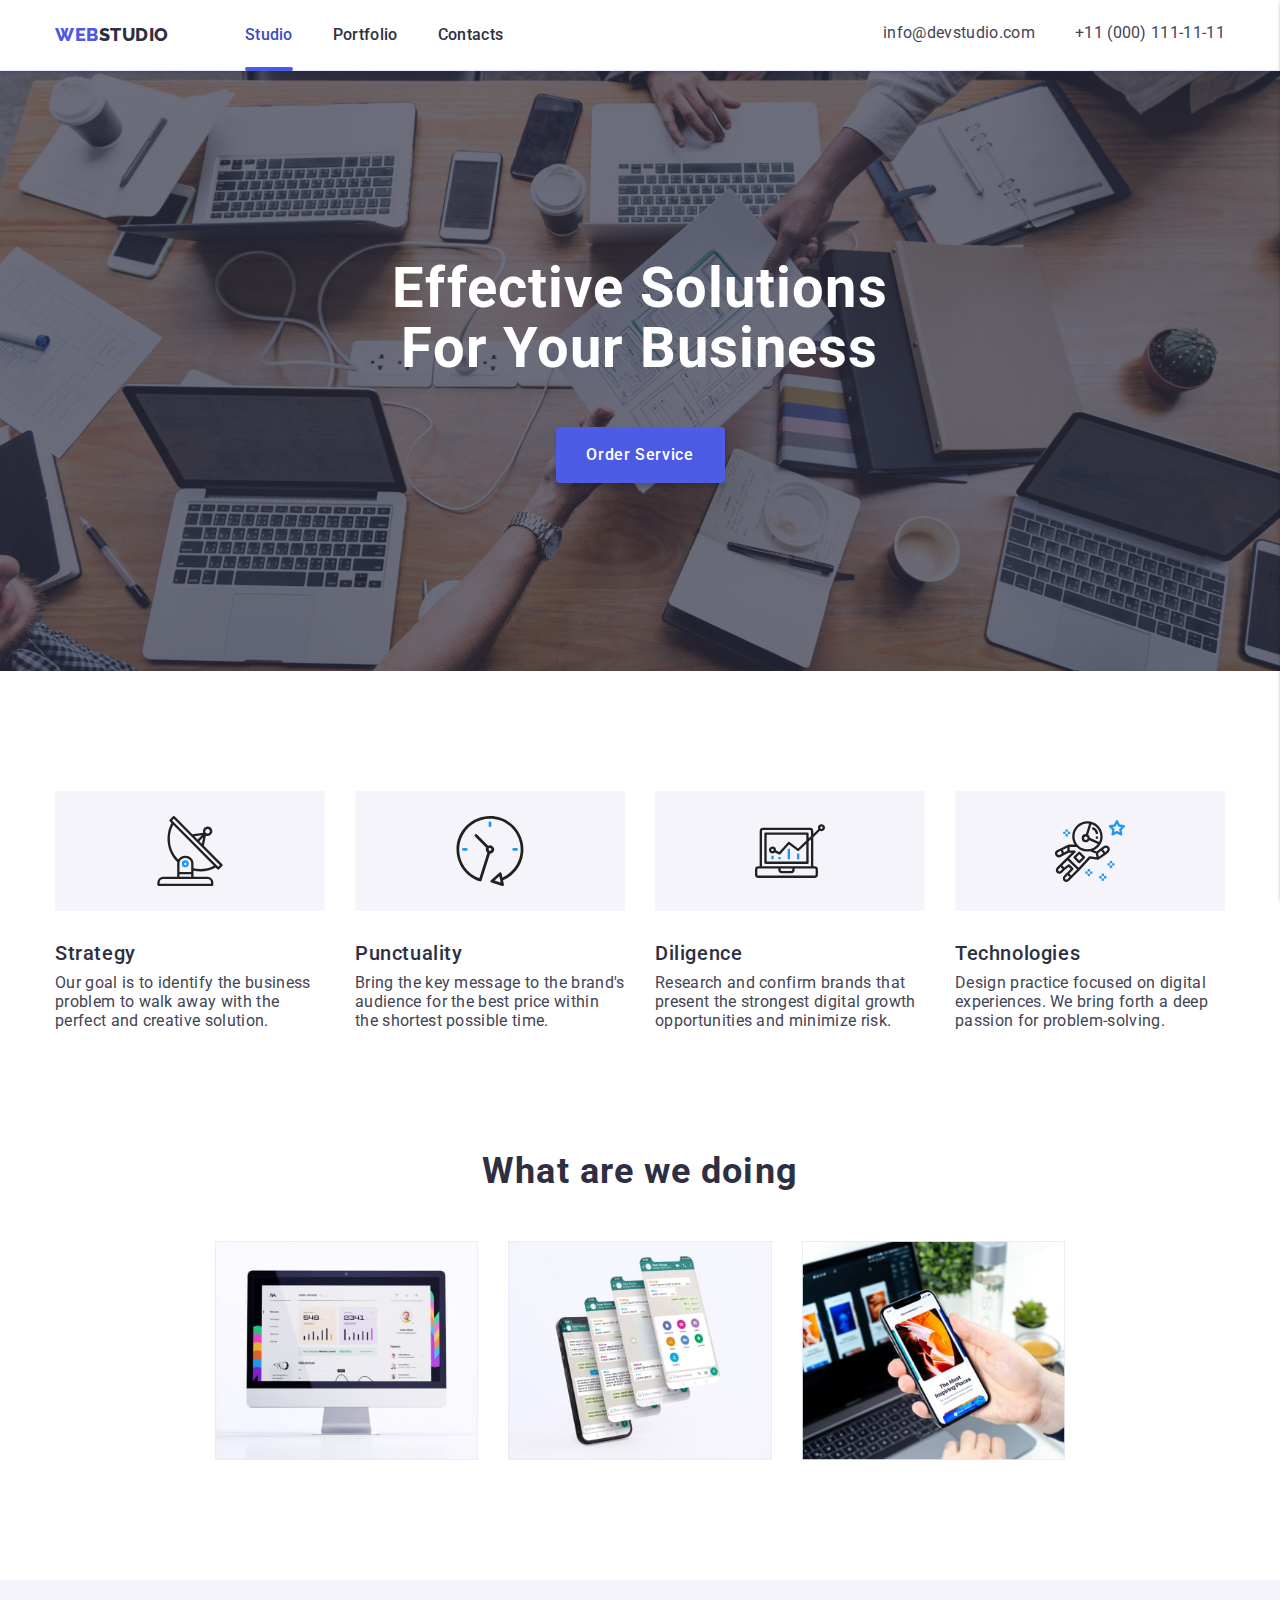
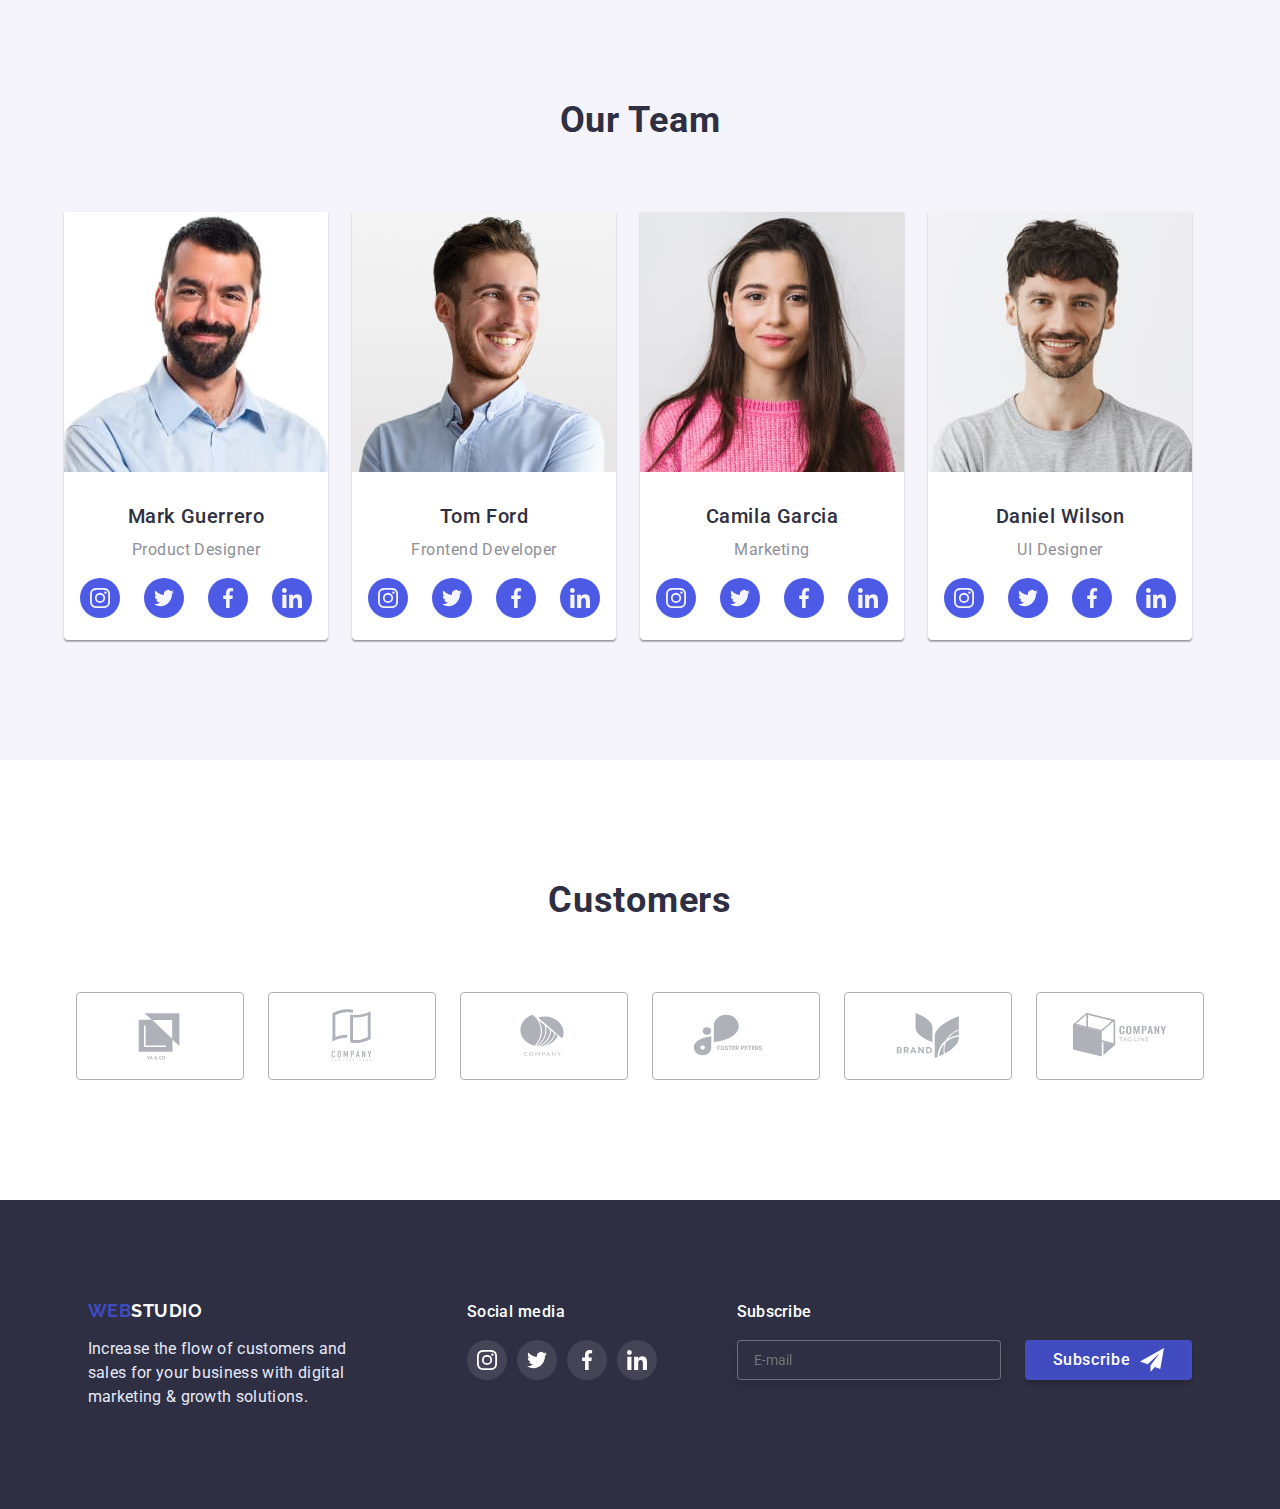
<file: index.html>
<!DOCTYPE html>
<html lang="uk">
  <head>
    <meta charset="UTF-8" />
    <meta http-equiv="X-UA-Compatible" content="IE=edge" />
    <meta name="viewport" content="width=device-width, initial-scale=1.0" />
    <link rel="preconnect" href="https://fonts.googleapis.com" />
    <link rel="preconnect" href="https://fonts.gstatic.com" crossorigin />
    <link href="https://fonts.googleapis.com/css2?family=Raleway:wght@800&family=Roboto:wght@400;500;700;900&display=swap"
    rel="stylesheet">

    <link
      rel="stylesheet"
      href="https://cdnjs.cloudflare.com/ajax/libs/modern-normalize/1.1.0/modern-normalize.min.css"
    />
    <link rel="stylesheet" href="./css/main.min.css">
    <title>Студія</title>
  </head>

  <body>
    <!--header-->
    <header class="header">
      <div class="header-content">
        <nav class="site-nav">
          <div class="site-nav__logo">
            <a href="./index.html" class="site-nav__logo-type-1"><span class="site-nav__logo-type-2">Web</span>Studio</a>
          </div>
          <ul class="site-nav__list">
            <li class="site-nav__item">
              <a href="./index.html" class="site-nav__link current">Studio</a>
            </li>
            <li class="site-nav__item">
              <a href="./portfolio.html" class="site-nav__link">Portfolio</a>
            </li>
            <li class="site-nav__item">
              <a href="#" class="site-nav__link">Contacts</a>
            </li>
          </ul>
        </nav>
        <ul class="site-contacts">
          <li class="site-contacts__item">
            <a href="mailto:info@devstudio.com" class="site-contacts__link">
              <!-- <svg class="icon" width="16px" height="12px">
                <use href="./images/icons.svg/symbol-defs.svg#icon-mail"></use>
              </svg> -->
              info@devstudio.com</a>
          </li>
          <li class="site-contacts__item">
            <a href="+11 (000) 111-11-11" class="site-contacts__link">
              <!-- <svg class="icon" width="10px" height="16px">
                <use href="./images/icons.svg/symbol-defs.svg#icon-smartphone"></use>
              </svg> -->
              +11 (000) 111-11-11</a>
          </li>
        </ul>
      </div>

      <button type="button" class="site-nav__main-container__button" aria-expanded="false" aria-controls="site-nav__main-container__button" data-menu-open >
                <svg class="open-menu-btn" width="32px" height="22px" aria-label="перемикач кнопки меню">
                  <use class="icon-cross" href="./images/icons.svg/symbol-defs.svg#icon-close"></use>
                  <use class="icon-menu" href="./images/icons.svg/symbol-defs.svg#icon-menu-container"></use>
                </svg>
              </button>
          <div class="site-nav__main-container" data-menu>

            <button type="button" class="site-nav__main-container__button" data-menu-close >
                <svg class="close-menu-btn" width="8px" height="8px">
                    <use class="mobile-menu-btn__icon" href="./images/icons.svg/symbol-defs.svg#icon-close"></use>
                </svg>
            </button>

            <div class="mobile-header-container">
              <div class="mobile-nav">
          <ul class="mobile-nav__list">
            <li class="mobile-nav__item">
              <a href="./index.html" class="mobile-nav__link current">Studio</a>
            </li>
            <li class="mobile-nav__item">
              <a href="./portfolio.html" class="mobile-nav__link">Portfolio</a>
            </li>
            <li class="mobile-nav__item">
              <a href="./contacts.html" class="mobile-nav__link">Contacts</a>
            </li>
          </ul>
        </div>
          <ul class="mobile-contacts">
            <li class="mobile-contacts__item">
            <a href="+11 (000) 111-11-11" class="mobile-contacts__link current">
              +11 (000) 111-11-11</a
            >
          </li>
          <li class="mobile-contacts__item">
            <a href="mailto:info@devstudio.com" class="mobile-contacts__link">
              info@devstudio.com</a
            >
          </li>
        </ul>
        <ul class="mobile-links__list">
          <li class="mobile-links__item">
            <a class="mobile-links__link" href="#">
              <svg width="24px" height="24px">
                <use href="./images/icons.svg/symbol-defs.svg#icon-instagram"></use>
              </svg>
            </a>
          </li>
          <li class="mobile-links__item">
            <a class="mobile-links__link" href="#">
              <svg width="24px" height="24px">
                <use href="./images/icons.svg/symbol-defs.svg#icon-twitter"></use>
              </svg>
            </a>
          </li>
          <li class="mobile-links__item">
            <a class="mobile-links__link" href="#">
              <svg width="24px" height="24px">
                <use href="./images/icons.svg/symbol-defs.svg#icon-facebook"></use>
              </svg>
            </a>
          </li>
          <li class="mobile-links__item">
            <a class="mobile-links__link" href="#">
              <svg width="24px" height="24px">
                <use href="./images/icons.svg/symbol-defs.svg#icon-linkedin"></use>
              </svg>
            </a>
          </li>

          <!-- <li class="mobile-links__item">
            <a class="mobile-links__link" href="#">Instagram</a>
          </li>
          <li class="mobile-links__item">
            <a class="mobile-links__link" href="#">Twitter</a>
          </li>
          <li class="mobile-links__item">
            <a class="mobile-links__link" href="#">Facebook</a>
          </li>
          <li class="mobile-links__item">
            <a class="mobile-links__link" href="#">LinkenIn</a>
          </li> -->
        </ul>
      </div>
      </div>
        </nav>
      </div>
    </header>
    <!--main-->
    <main>
      <section class="order-section">
        <div class="order-content">
          <h1 class="order-content__header">
            Effective Solutions <br />
            for Your Business
          </h1>
          <button type="button" class="order-content__button" data-modal-open>
            Order Service
          </button>
          <div class="backdrop is-hidden" data-modal>
            <div class="modal">
              <button class="modal__button" type="button" data-modal-close>
                <svg class="icon black" width="8px" height="8px">
                  <use
                    href="./images/icons.svg/symbol-defs.svg#icon-close"
                  ></use>
                </svg>
              </button>
              <form class="form">
                <strong class="form__header">
                  Leave your contacts and we will call you back
                </strong>
                <div class="form__item">
                  <label class="form__label">
                    Name
                    <input class="form__input" type="text" name="user-name" />
                    <svg class="icon" width="12px" height="12px">
                      <use
                        href="./images/icons.svg/symbol-defs.svg#icon-man"
                      ></use>
                    </svg>
                  </label>
                </div>

                <div class="form__item">
                  <label class="form__label">
                    Phone
                    <input class="form__input" type="tel" name="user-tel" />
                    <svg class="icon" width="12px" height="12px">
                      <use
                        href="./images/icons.svg/symbol-defs.svg#icon-phone"
                      ></use>
                    </svg>
                  </label>
                </div>

                <div class="form__item">
                  <label class="form__label">
                    Email
                    <input class="form__input" type="email" name="user-email" />
                    <svg class="icon" width="12px" height="12px">
                      <use
                        href="./images/icons.svg/symbol-defs.svg#icon-mail-v2"
                      ></use>
                    </svg>
                  </label>
                </div>
                <div class="form__item__textarea">
                  <label class="form__label">
                    Comment
                    <textarea
                      class="form__area"
                      name="comment"
                      placeholder="Text input"
                    ></textarea>
                  </label>
                </div>
                <div class="policy-box">
                  <div role="group" class="policy">
                    <label class="policy__label">
                     I accept the terms and conditions of the 
                      <a href="#" class="policy__link">Privacy Policy</a>
                      <input
                        type="checkbox"
                        name="checkbox"
                        value="contract"
                        class="checkbox visually-hidden"
                      />
                      <span class="checkbox__icon"></span>
                    </label>
                  </div>
                </div>
                <button type="submit" class="modal-send">Send</button>
              </form>
            </div>
          </div>
        </div>
      </section>
      <section class="our-peculiarities-section">
        <div class="peculiarities-content">
          <h2 class="peculiarities-content__header visually-hidden">Наші особливості</h2>
          <ul class="peculiarities-content__list">
            <li class="peculiarities-content__list-element">
              <div class="peculiarities-box">
                <svg class="icon" width="70" height="70">
                  <use
                    href="./images/icons.svg/symbol-defs.svg#icon-antenna-1"
                  ></use>
                </svg>
              </div>
              <h3 class="peculiarities-main-text">Strategy</h3>
              <p class="peculiarities-main-additional">
                Our goal is to identify the business
problem to walk away with the perfect and creative solution. 
              </p>
            </li>
            <li class="peculiarities-content__list-element">
              <div class="peculiarities-box">
                <svg class="icon" width="70" height="70">
                  <use
                    href="./images/icons.svg/symbol-defs.svg#icon-clock"
                  ></use>
                </svg>
              </div>
              <h3 class="peculiarities-main-text">Punctuality</h3>
              <p class="peculiarities-main-additional">
                Bring the key message to the brand's audience for the best price within the shortest possible time.
              </p>
            </li>
            <li class="peculiarities-content__list-element">
              <div class="peculiarities-box">
                <svg class="icon" width="70" height="70">
                  <use
                    href="./images/icons.svg/symbol-defs.svg#icon-diagram"
                  ></use>
                </svg>
              </div>
              <h3 class="peculiarities-main-text">Diligence</h3>
              <p class="peculiarities-main-additional">
                Research and confirm brands that present the strongest digital growth opportunities and minimize risk.
              </p>
            </li>
            <li class="peculiarities-content__list-element">
              <div class="peculiarities-box">
                <svg class="icon" width="70" height="70">
                  <use
                    href="./images/icons.svg/symbol-defs.svg#icon-astronaut"
                  ></use>
                </svg>
              </div>
              <h3 class="peculiarities-main-text">Technologies</h3>
              <p class="peculiarities-main-additional">
                Design practice focused on digital experiences. We bring forth a deep passion for problem-solving.
              </p>
            </li>
          </ul>
        </div>
      </section>
      <section class="what-we-do-section">
        <div class="what-we-do">
          <h2 class="what-we-do__header">What are we doing</h2>
          <ul class="what-we-do__list">
            <li class="what-we-do__list-element">
              <img srcset="./images/what-we-do/desktop-desktop@1x.jpg 1x, ./images/desktop-desktop@2x.jpg 2x"
                src="./images/what-we-do/desktop-desktop@1x.jpg"
                class="what-we-do__photo"
                width="370"
                alt="Десктопні додатки"
              />
              <!--<h3 class="what-we-do__list__photo-header">Десктопні додатки</h3>-->
            </li>
            <li class="what-we-do__list-element">
              <img srcset="./images/what-we-do/mobile-01-desktop@1x.jpg 1x, ./images/mobile-01-desktop@2x.jpg 2x"
                src="./images/what-we-do/mobile-01-desktop@1x.jpg"
                class="what-we-do__photo"
                width="370"
                alt="Мобільні додатки"
              />
              <!--<h3 class="what-we-do__list__photo-header">Мобільні додатки</h3>-->
            </li>
            <li class="what-we-do__list-element">
              <img srcset="./images/what-we-do/mobile-02-desktop@1x.jpg 1x, ./images/mobile-02-desktop@2x.jpg 2x"
                src="./images/what-we-do/mobile-02-desktop@1x.jpg"
                class="what-we-do__photo"
                width="370"
                alt="Дизайнерські рішення"
              />
              <!--<h3 class="what-we-do__list__photo-header">Дизайнерські рішення</h3>-->
            </li>
          </ul>
        </div>
      </section>
      <section class="our-team-section">
        <div class="our-team">
          <h2 class="our-team__header">Our Team</h2>
          <ul class="our-team__list">
            <li class="our-team__list__element-main">
              <picture>
                    <source srcset="./images/teammate-01/teammate-01-desktop@1x.jpg 1x, ./images/teammate-01/teammate-01-desktop@2x.jpg 2x" media="(min-width: 1200px)" type="image/jpeg">
                    <source srcset="./images/teammate-01/teammate-01-tablet@1x.jpg 1x, ./images/teammate-01/teammate-01-tablet@2x.jpg 2x" media="(min-width: 768px)" type="image/jpeg">
                    <source srcset="./images/teammate-01/teammate-01-mobile@1x.jpg 1x, ./images/teammate-01/teammate-01-mobile@2x.jpg 2x" media="(max-width: 767px)" type="image/jpeg">
                    <img src="./images/teammate-01/teammate-01-mobile@1x.jpg" class="teammate-photo" alt="Фото "/>
                </picture>
              <div class="our-team__text-padding">
                <h3 class="our-team__work-main">Mark Guerrero</h3>
                <p class="our-team__work-additional">Product Designer</p>
                <ul class="our-team__list-for-icons">
                  <li class="our-team__list-for-icons__item">
                    <a href="#" class="our-team__link" target="_blank">
                      <svg class="team-icon" width="20px" height="20px">
                        <use
                          href="./images/icons.svg/symbol-defs.svg#icon-instagram"
                        ></use>
                      </svg>
                    </a>
                  </li>
                  <li class="our-team__list-for-icons__item">
                    <a href="#" class="our-team__link" target="_blank">
                      <svg class="team-icon" width="20px" height="20px">
                        <use
                          href="./images/icons.svg/symbol-defs.svg#icon-twitter"
                        ></use>
                      </svg>
                    </a>
                  </li>
                  <li class="our-team__list-for-icons__item">
                    <a href="#" class="our-team__link" target="_blank">
                      <svg class="team-icon" width="20px" height="20px">
                        <use
                          href="./images/icons.svg/symbol-defs.svg#icon-facebook"
                        ></use>
                      </svg>
                    </a>
                  </li>
                  <li class="our-team__list-for-icons__item">
                    <a href="#" class="our-team__link" target="_blank">
                      <svg class="team-icon" width="20px" height="20px">
                        <use
                          href="./images/icons.svg/symbol-defs.svg#icon-linkedin"
                        ></use>
                      </svg>
                    </a>
                  </li>
                </ul>
              </div>
            </li>
            <li class="our-team__list__element-main">
              <picture>
                    <source srcset="./images/teammate-02/teammate-02-desktop@1x.jpg 1x, ./images/teammate-02/teammate-02-desktop@2x.jpg 2x" media="(min-width: 1200px)" type="image/jpeg">
                    <source srcset="./images/teammate-02/teammate-02-tablet@1x.jpg 1x, ./images/teammate-02/teammate-02-tablet@2x.jpg 2x" media="(min-width: 768px)" type="image/jpeg">
                    <source srcset="./images/teammate-02/teammate-02-mobile@1x.jpg 1x, ./images/teammate-02/teammate-02-mobile@2x.jpg 2x" media="(max-width: 767px)" type="image/jpeg">
                    <img src="./images/teammate-02/teammate-02-mobile@1x.jpg" class="teammate-photo" alt="Фото "/>
                </picture>
              <div class="our-team__text-padding">
                <h3 class="our-team__work-main">Tom Ford</h3>
                <p class="our-team__work-additional">Frontend Developer</p>
                <ul class="our-team__list-for-icons">
                  <li class="our-team__list-for-icons__item">
                    <a href="#" class="our-team__link" target="_blank">
                      <svg class="team-icon" width="20px" height="20px">
                        <use
                          href="./images/icons.svg/symbol-defs.svg#icon-instagram"
                        ></use>
                      </svg>
                    </a>
                  </li>
                  <li class="our-team__list-for-icons__item">
                    <a href="#" class="our-team__link" target="_blank">
                      <svg class="team-icon" width="20px" height="20px">
                        <use
                          href="./images/icons.svg/symbol-defs.svg#icon-twitter"
                        ></use>
                      </svg>
                    </a>
                  </li>
                  <li class="our-team__list-for-icons__item">
                    <a href="#" class="our-team__link" target="_blank">
                      <svg class="team-icon" width="20px" height="20px">
                        <use
                          href="./images/icons.svg/symbol-defs.svg#icon-facebook"
                        ></use>
                      </svg>
                    </a>
                  </li>
                  <li class="our-team__list-for-icons__item">
                    <a href="#" class="our-team__link" target="_blank">
                      <svg class="team-icon" width="20px" height="20px">
                        <use
                          href="./images/icons.svg/symbol-defs.svg#icon-linkedin"
                        ></use>
                      </svg>
                    </a>
                  </li>
                </ul>
              </div>
            </li>
            <li class="our-team__list__element-main">
              <picture>
                    <source srcset="./images/teammate-03/teammate-03-desktop@1x.jpg 1x, ./images/teammate-03/teammate-03-desktop@2x.jpg 2x" media="(min-width: 1200px)" type="image/jpeg">
                    <source srcset="./images/teammate-03/teammate-03-tablet@1x.jpg 1x, ./images/teammate-03/teammate-03-tablet@2x.jpg 2x" media="(min-width: 768px)" type="image/jpeg">
                    <source srcset="./images/teammate-03/teammate-03-mobile@1x.jpg 1x, ./images/teammate-03/teammate-03-mobile@2x.jpg 2x" media="(max-width: 767px)" type="image/jpeg">
                    <img src="./images/teammate-03/teammate-03-mobile@1x.jpg" class="teammate-photo" alt="Фото "/>
                </picture>
              <div class="our-team__text-padding">
                <h3 class="our-team__work-main">Camila Garcia</h3>
                <p class="our-team__work-additional">Marketing</p>
                <ul class="our-team__list-for-icons">
                  <li class="our-team__list-for-icons__item">
                    <a href="#" class="our-team__link" target="_blank">
                      <svg class="team-icon" width="20px" height="20px">
                        <use
                          href="./images/icons.svg/symbol-defs.svg#icon-instagram"
                        ></use>
                      </svg>
                    </a>
                  </li>
                  <li class="our-team__list-for-icons__item">
                    <a href="#" class="our-team__link" target="_blank">
                      <svg class="team-icon" width="20px" height="20px">
                        <use
                          href="./images/icons.svg/symbol-defs.svg#icon-twitter"
                        ></use>
                      </svg>
                    </a>
                  </li>
                  <li class="our-team__list-for-icons__item">
                    <a href="#" class="our-team__link" target="_blank">
                      <svg class="team-icon" width="20px" height="20px">
                        <use
                          href="./images/icons.svg/symbol-defs.svg#icon-facebook"
                        ></use>
                      </svg>
                    </a>
                  </li>
                  <li class="our-team__list-for-icons__item">
                    <a href="#" class="our-team__link" target="_blank">
                      <svg class="team-icon" width="20px" height="20px">
                        <use
                          href="./images/icons.svg/symbol-defs.svg#icon-linkedin"
                        ></use>
                      </svg>
                    </a>
                  </li>
                </ul>
              </div>
            </li>
            <li class="our-team__list__element-main">
              <picture>
                    <source srcset="./images/teammate-04/teammate-04-desktop@1x.jpg 1x, ./images/teammate-04/teammate-04-desktop@2x.jpg 2x" media="(min-width: 1200px)" type="image/jpeg">
                    <source srcset="./images/teammate-04/teammate-04-tablet@1x.jpg 1x, ./images/teammate-04/teammate-04-tablet@2x.jpg 2x" media="(min-width: 768px)" type="image/jpeg">
                    <source srcset="./images/teammate-04/teammate-04-mobile@1x.jpg 1x, ./images/teammate-04/teammate-04-mobile@2x.jpg 2x" media="(max-width: 767px)" type="image/jpeg">
                    <img src="./images/teammate-04/teammate-04-mobile@1x.jpg" class="teammate-photo" alt="Фото "/>
                </picture>
              <div class="our-team__text-padding">
                <h3 class="our-team__work-main">Daniel Wilson</h3>
                <p class="our-team__work-additional">UI Designer</p>
                <ul class="our-team__list-for-icons">
                  <li class="our-team__list-for-icons__item">
                    <a href="#" class="our-team__link" target="_blank">
                      <svg class="team-icon" width="20px" height="20px">
                        <use
                          href="./images/icons.svg/symbol-defs.svg#icon-instagram"
                        ></use>
                      </svg>
                    </a>
                  </li>
                  <li class="our-team__list-for-icons__item">
                    <a href="#" class="our-team__link" target="_blank">
                      <svg class="team-icon" width="20px" height="20px">
                        <use
                          href="./images/icons.svg/symbol-defs.svg#icon-twitter"
                        ></use>
                      </svg>
                    </a>
                  </li>
                  <li class="our-team__list-for-icons__item">
                    <a href="#" class="our-team__link" target="_blank">
                      <svg class="team-icon" width="20px" height="20px">
                        <use
                          href="./images/icons.svg/symbol-defs.svg#icon-facebook"
                        ></use>
                      </svg>
                    </a>
                  </li>
                  <li class="our-team__list-for-icons__item">
                    <a href="#" class="our-team__link" target="_blank">
                      <svg class="team-icon" width="20px" height="20px">
                        <use
                          href="./images/icons.svg/symbol-defs.svg#icon-linkedin"
                        ></use>
                      </svg>
                    </a>
                  </li>
                </ul>
              </div>
            </li>
          </ul>
        </div>
      </section>
      <section class="clients-section">
        <div class="clients">
          <h2 class="clients__header">Customers</h2>
          <ul class="clients__list">
            <li class="clients__item">
              <a class="clients__link" href="#">
                <svg class="icon" width="106px" height="60px">
                  <use
                    href="./images/icons.svg/symbol-defs.svg#icon-Logo"
                  ></use>
                </svg>
              </a>
            </li>
            <li class="clients__item">
              <a class="clients__link" href="#">
                <svg class="icon" width="106px" height="60px">
                  <use
                    href="./images/icons.svg/symbol-defs.svg#icon-Logo2"
                  ></use>
                </svg>
              </a>
            </li>
            <li class="clients__item">
              <a class="clients__link" href="#">
                <svg class="icon" width="106px" height="60px">
                  <use
                    href="./images/icons.svg/symbol-defs.svg#icon-Logo3"
                  ></use>
                </svg>
              </a>
            </li>
            <li class="clients__item">
              <a class="clients__link" href="#">
                <svg class="icon" width="106px" height="60px">
                  <use
                    href="./images/icons.svg/symbol-defs.svg#icon-Logo4"
                  ></use>
                </svg>
              </a>
            </li>
            <li class="clients__item">
              <a class="clients__link" href="#">
                <svg class="icon" width="106px" height="60px">
                  <use
                    href="./images/icons.svg/symbol-defs.svg#icon-Logo5"
                  ></use>
                </svg>
              </a>
            </li>
            <li class="clients__item">
              <a class="clients__link" href="#">
                <svg class="icon" width="106px" height="60px">
                  <use
                    href="./images/icons.svg/symbol-defs.svg#icon-Logo6"
                  ></use>
                </svg>
              </a>
            </li>
          </ul>
        </div>
      </section>
    </main>
    <!--footer-->
    <footer class="footer-section">
      <div class="footer">
        <div class="tablet-footer-container">
        <div class="footer-first">
          <a href="./index.html" class="footer-first__logo-1"
            ><span class="footer-first__logo-2">Web</span>Studio</a
          >
          <p class="footer-first__text">Increase the flow of customers and
            <br> sales for your business with digital
            <br> marketing & growth solutions.</p>
        </div>
        <div class="footer-second">
          <h2 class="footer-second__join">Social media</h2>
          <ul class="footer-second__list">
            <li class="footer-second__list__item">
              <a href="#" class="footer-second__link" target="_blank">
                <svg class="icon" width="20px" height="20px">
                  <use
                    href="./images/icons.svg/symbol-defs.svg#icon-instagram"
                  ></use>
                </svg>
              </a>
            </li>
            <li class="footer-second__list__item">
              <a href="#" class="footer-second__link" target="_blank">
                <svg class="icon" width="20px" height="20px">
                  <use
                    href="./images/icons.svg/symbol-defs.svg#icon-twitter"
                  ></use>
                </svg>
              </a>
            </li>
            <li class="footer-second__list__item">
              <a href="#" class="footer-second__link" target="_blank">
                <svg class="icon" width="20px" height="20px">
                  <use
                    href="./images/icons.svg/symbol-defs.svg#icon-facebook"
                  ></use>
                </svg>
              </a>
            </li>
            <li class="footer-second__list__item">
              <a href="#" class="footer-second__link" target="_blank">
                <svg class="icon" width="20px" height="20px">
                  <use
                    href="./images/icons.svg/symbol-defs.svg#icon-linkedin"
                  ></use>
                </svg>
              </a>
            </li>
          </ul>
        </div>
      </div>
        <div class="footer-third">
          <p class="footer-third__header">Subscribe</p>
          <form class="footer-third__form">
            <input
              type="email"
              class="footer-third__form__input"
              name="email"
              placeholder="E-mail"
            />
            <button class="footer-third__form__button" type="submit">
              Subscribe
              <svg class="icon" width="24px" height="24px">
                <use
                  href="./images/icons.svg/symbol-defs.svg#icon-telegram"
                ></use>
              </svg>
            </button>
          </form>
        </div>
      </div>
    </footer>
    <script src="./js/modal.js"></script>
    <script src="./js/mobile-menu.js"></script>
  </body>
</html>
</file>
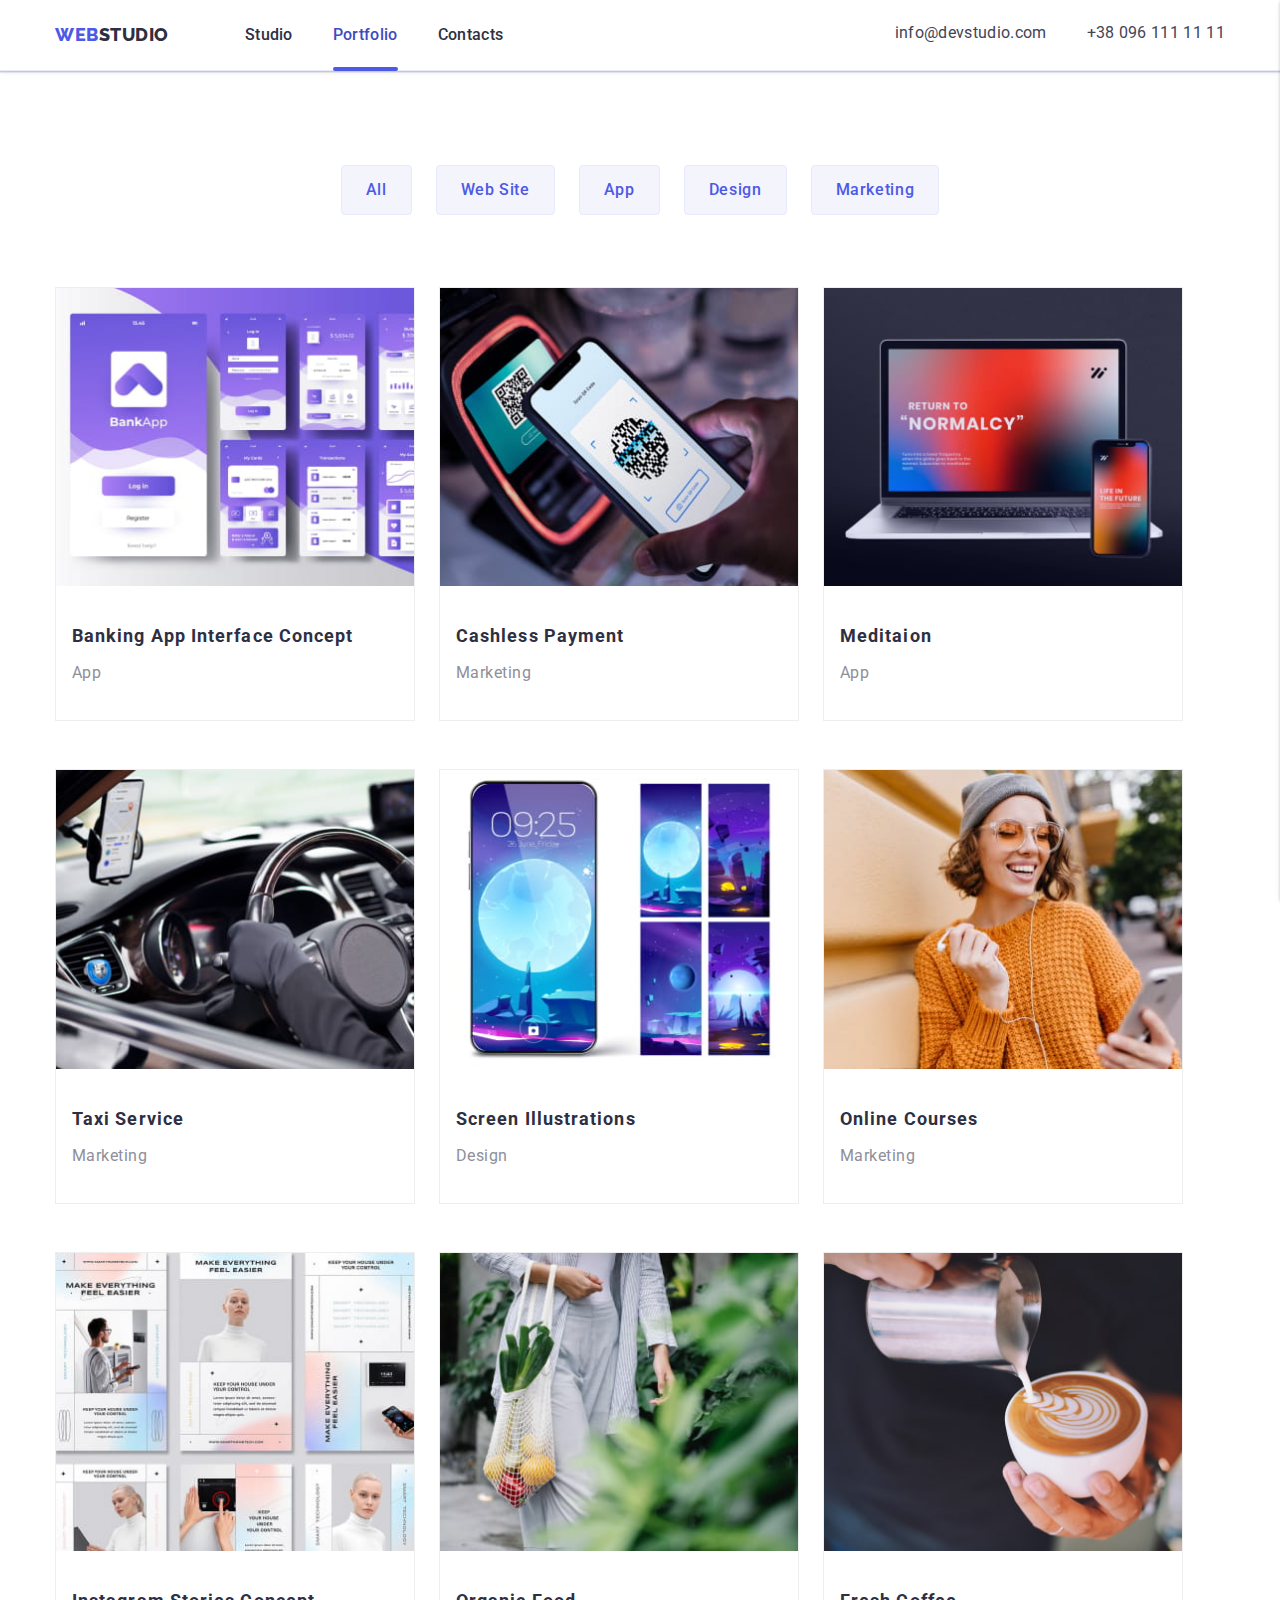
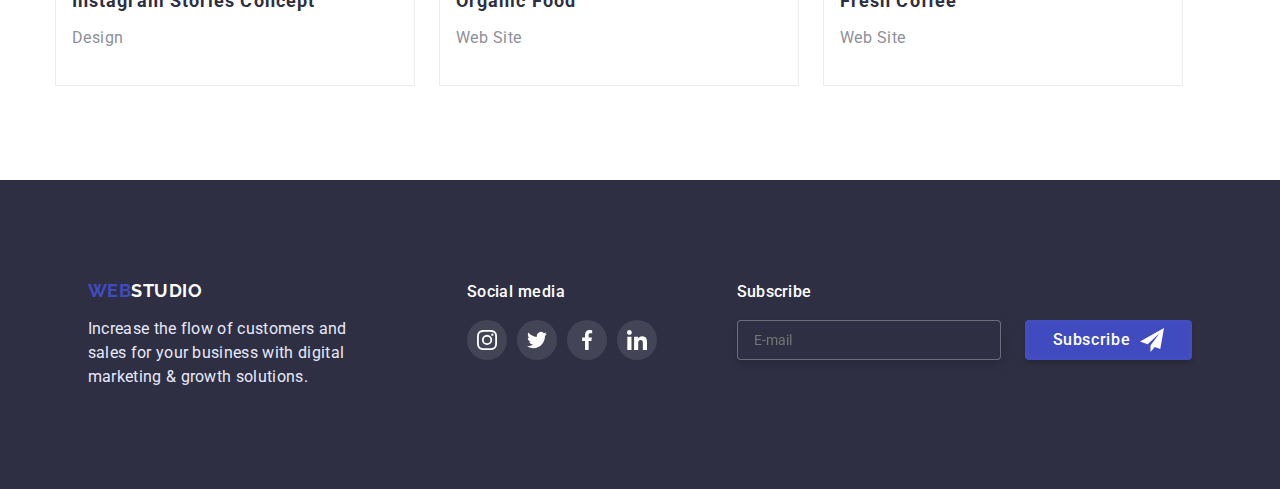
<file: portfolio.html>
<!DOCTYPE html>
<html lang="uk">
  <head>
    <meta charset="UTF-8" />
    <meta http-equiv="X-UA-Compatible" content="IE=edge" />
    <meta name="viewport" content="width=device-width, initial-scale=1.0" />
    <link href="https://fonts.googleapis.com/css2?family=Raleway:wght@800&family=Roboto:wght@400;500;700;900&display=swap" rel="stylesheet">
    <link
      rel="stylesheet"
      href="https://cdnjs.cloudflare.com/ajax/libs/modern-normalize/1.1.0/modern-normalize.min.css"/>
    <link rel="stylesheet" href="./css/main.min.css" />
    <title>Портфоліо</title>
  </head>

  <body>
    <!--header-->
         <header class="header">
      <div class="header-content">
        <nav class="site-nav">
          <div class="site-nav__logo">
            <a href="./index.html" class="site-nav__logo-type-1"><span class="site-nav__logo-type-2">Web</span>Studio</a>
          </div>
          <ul class="site-nav__list">
            <li class="site-nav__item">
              <a href="./index.html" class="site-nav__link">Studio</a>
            </li>
            <li class="site-nav__item">
              <a href="./portfolio.html" class="site-nav__link current">Portfolio</a>
            </li>
            <li class="site-nav__item">
              <a href="#" class="site-nav__link">Contacts</a>
            </li>
          </ul>
        </nav>
        <ul class="site-contacts">
          <li class="site-contacts__item">
            <a href="mailto:info@devstudio.com" class="site-contacts__link">
              <!-- <svg class="icon" width="16px" height="12px">
                <use href="./images/icons.svg/symbol-defs.svg#icon-mail"></use>
              </svg> -->
              info@devstudio.com</a>
          </li>
          <li class="site-contacts__item">
            <a href="+11 (000) 111-11-11" class="site-contacts__link">
              <!-- <svg class="icon" width="10px" height="16px">
                <use href="./images/icons.svg/symbol-defs.svg#icon-smartphone"></use>
              </svg> -->
              +38 096 111 11 11</a>
          </li>
        </ul>
      </div>

      <button type="button" class="site-nav__main-container__button" aria-expanded="false" aria-controls="site-nav__main-container__button" data-menu-open >
                <svg width="24px" height="16px" aria-label="перемикач кнопки меню">
                  <use class="icon-cross" href="./images/icons.svg/symbol-defs.svg#icon-close"></use>
                  <use class="icon-menu" href="./images/icons.svg/symbol-defs.svg#icon-menu-container"></use>
                </svg>
              </button>
          <div class="site-nav__main-container" data-menu>

            <button type="button" class="site-nav__main-container__button" data-menu-close >
                <svg width="24px" height="16px">
                    <use class="mobile-menu-btn__icon" href="./images/icons.svg/symbol-defs.svg#icon-close"></use>
                </svg>
            </button>

            <div class="mobile-header-container">
              <div class="mobile-nav">
          <ul class="mobile-nav__list">
            <li class="mobile-nav__item">
              <a href="./index.html" class="mobile-nav__link">Studio</a>
            </li>
            <li class="mobile-nav__item">
              <a href="./portfolio.html" class="mobile-nav__link current">Portfolio</a>
            </li>
            <li class="mobile-nav__item">
              <a href="./contacts.html" class="mobile-nav__link">Contacts</a>
            </li>
          </ul>
        </div>
          <ul class="mobile-contacts">
            <li class="mobile-contacts__item">
            <a href="tel:+380961111111" class="mobile-contacts__link current">
              +38 096 111 11 11</a
            >
          </li>
          <li class="mobile-contacts__item">
            <a href="mailto:info@devstudio.com" class="mobile-contacts__link">
              info@devstudio.com</a
            >
          </li>
        </ul>
        <ul class="mobile-links__list">
          <li class="mobile-links__item">
            <a class="mobile-links__link" href="#">Instagram</a>
          </li>
          <li class="mobile-links__item">
            <a class="mobile-links__link" href="#">Twitter</a>
          </li>
          <li class="mobile-links__item">
            <a class="mobile-links__link" href="#">Facebook</a>
          </li>
          <li class="mobile-links__item">
            <a class="mobile-links__link" href="#">LinkenIn</a>
          </li>
        </ul>
      </div>
      </div>
        </nav>
      </div>
    </header>
    <main class="main-portfolio">
      <section class="portfolio-section">
        <div class="portfolio">
          <h1 class="portfolio__header visually-hidden">Portfolio</h1>
          <ul class="portfolio__list">
            <li class="portfolio__item">
              <button type="button" class="portfolio__button">
                All
              </button>
            </li>
            <li class="portfolio__item">
              <button type="button" class="portfolio__button">
                Web Site
              </button>
            </li>
            <li class="portfolio__item">
              <button type="button" class="portfolio__button">
                App
              </button>
            </li>
            <li class="portfolio__item">
              <button type="button" class="portfolio__button">
                Design
              </button>
            </li>
            <li class="portfolio__item">
              <button type="button" class="portfolio__button">
                Marketing
              </button>
            </li>
          </ul>
          <ul class="project__list">
            <li class="project__item">
              <a href="" class="project__link"
                ><div class="project__link__hover">
                  <img
                    src="./images/portfolio/project-01-desktop@1x.jpg"
                    width="360"
                    alt="Фото Веб-сайта Технокряка"
                  />
                  <div class="project__link__active">
                    <p class="project__link__active-text">
                      14 Stylish and User-Friendly App Design Concepts · Task Manager App · Calorie Tracker App · Exotic Fruit Ecommerce App · Cloud Storage App
                    </p>
                  </div>
                </div>
                <div class="project__text-padding">
                  <h2 class="project__name">Banking App Interface Concept</h2>
                  <p class="project__description">App</p>
                </div>
              </a>
            </li>
            <li class="project__item">
              <a href="" class="project__link">
                <div class="project__link__hover">
                  <img
                    src="./images/portfolio/project-02-desktop@1x.jpg"
                    width="360"
                    alt="Фото постера New Orlean vs Golden Star"
                  />
                  <div class="project__link__active">
                    <p class="project__link__active-text">14 Stylish and User-Friendly App Design Concepts · Task Manager App · Calorie Tracker App · Exotic Fruit Ecommerce App · Cloud Storage App</p>
                  </div>
                </div>
                <div class="project__text-padding">
                  <h2 class="project__name">
                    Cashless Payment
                  </h2>
                  <p class="project__description">Marketing</p>
                </div>
              </a>
            </li>
            <li class="project__item">
              <a href="" class="project__link">
                <div class="project__link__hover">
                  <img
                    src="./images/portfolio/project-03-desktop@1x.jpg"
                    width="360"
                    alt="Логотип ресторану Seafood"
                  />
                  <div class="project__link__active">
                    <p class="project__link__active-text">14 Stylish and User-Friendly App Design Concepts · Task Manager App · Calorie Tracker App · Exotic Fruit Ecommerce App · Cloud Storage App</p>
                  </div>
                </div>
                <div class="project__text-padding">
                  <h2 class="project__name">Meditaion</h2>
                  <p class="project__description">App</p>
                </div>
              </a>
            </li>
            <li class="project__item">
              <a href="" class="project__link"
                ><div class="project__link__hover">
                  <img
                    src="./images/portfolio/project-04-desktop@1x.jpg"
                    width="360"
                    alt="Фото навушників"
                  />
                  <div class="project__link__active">
                    <p class="project__link__active-text">14 Stylish and User-Friendly App Design Concepts · Task Manager App · Calorie Tracker App · Exotic Fruit Ecommerce App · Cloud Storage App</p>
                  </div>
                </div>
                <div class="project__text-padding">
                  <h2 class="project__name">Taxi Service</h2>
                  <p class="project__description">Marketing</p>
                </div>
              </a>
            </li>
            <li class="project__item">
              <a href="" class="project__link">
                <div class="project__link__hover">
                  <img
                    src="./images/portfolio/project-05-desktop@1x.jpg"
                    width="360"
                    alt="Фото двох коробок"
                  />
                  <div class="project__link__active">
                    <p class="project__link__active-text">14 Stylish and User-Friendly App Design Concepts · Task Manager App · Calorie Tracker App · Exotic Fruit Ecommerce App · Cloud Storage App</p>
                  </div>
                </div>
                <div class="project__text-padding">
                  <h2 class="project__name">
                    Screen Illustrations
                  </h2>
                  <p class="project__description">Design</p>
                </div>
              </a>
            </li>
            <li class="project__item">
              <a href="" class="project__link">
                <div class="project__link__hover">
                  <img
                    src="./images/portfolio/project-06-desktop@1x.jpg"
                    width="360"
                    alt="Фото головної сторінки Веб-сайта Inspiration has no Borders"
                  />
                  <div class="project__link__active">
                    <p class="project__link__active-text">14 Stylish and User-Friendly App Design Concepts · Task Manager App · Calorie Tracker App · Exotic Fruit Ecommerce App · Cloud Storage App</p>
                  </div>
                </div>
                <div class="project__text-padding">
                  <h2 class="project__name">
                    Online Courses
                  </h2>
                  <p class="project__description">Marketing</p>
                </div>
              </a>
            </li>
            <li class="project__item">
              <a href="" class="project__link">
                <div class="project__link__hover">
                  <img
                    src="./images/portfolio/project-07-desktop@1x.jpg"
                    width="360"
                    alt="Фото журналу Видання Limited Edition"
                  />
                  <div class="project__link__active">
                    <p class="project__link__active-text">14 Stylish and User-Friendly App Design Concepts · Task Manager App · Calorie Tracker App · Exotic Fruit Ecommerce App · Cloud Storage App</p>
                  </div>
                </div>
                <div class="project__text-padding">
                  <h2 class="project__name">
                    Instagram Stories Concept
                  </h2>
                  <p class="project__description">Design</p>
                </div>
              </a>
            </li>
            <li class="project__item">
              <a href="" class="project__link">
                <div class="project__link__hover">
                  <img
                    src="./images/portfolio/project-08-desktop@1x.jpg"
                    width="360"
                    alt="Фото бірки Проєкта LAB"
                  />
                  <div class="project__link__active">
                    <p class="project__link__active-text">14 Stylish and User-Friendly App Design Concepts · Task Manager App · Calorie Tracker App · Exotic Fruit Ecommerce App · Cloud Storage App</p>
                  </div>
                </div>
                <div class="project__text-padding">
                  <h2 class="project__name">
                    Organic Food
                  </h2>
                  <p class="project__description">Web Site</p>
                </div>
              </a>
            </li>
            <li class="project__item">
              <a href="" class="project__link">
                <div class="project__link__hover">
                  <img
                    src="./images/portfolio/project-09-desktop@1x.jpg"
                    width="360"
                    alt="Фото головної сторінки додатку Growing Business"
                  />
                  <div class="project__link__active">
                    <p class="project__link__active-text">14 Stylish and User-Friendly App Design Concepts · Task Manager App · Calorie Tracker App · Exotic Fruit Ecommerce App · Cloud Storage App</p>
                  </div>
                </div>
                <div class="project__text-padding">
                  <h2 class="project__name">
                    Fresh Coffee
                  </h2>
                  <p class="project__description">Web Site</p>
                </div>
              </a>
            </li>
          </ul>
        </div>
      </section>
    </main>
    <footer class="footer-section">
      <div class="footer">
        <div class="tablet-footer-container">
        <div class="footer-first">
          <a href="./index.html" class="footer-first__logo-1"
            ><span class="footer-first__logo-2">Web</span>Studio</a
          >
          <p class="footer-first__text">Increase the flow of customers and
            <br> sales for your business with digital
            <br> marketing & growth solutions.</p>
        </div>
        <div class="footer-second">
          <h2 class="footer-second__join">Social media</h2>
          <ul class="footer-second__list">
            <li class="footer-second__list__item">
              <a href="#" class="footer-second__link" target="_blank">
                <svg class="icon" width="20px" height="20px">
                  <use
                    href="./images/icons.svg/symbol-defs.svg#icon-instagram"
                  ></use>
                </svg>
              </a>
            </li>
            <li class="footer-second__list__item">
              <a href="#" class="footer-second__link" target="_blank">
                <svg class="icon" width="20px" height="20px">
                  <use
                    href="./images/icons.svg/symbol-defs.svg#icon-twitter"
                  ></use>
                </svg>
              </a>
            </li>
            <li class="footer-second__list__item">
              <a href="#" class="footer-second__link" target="_blank">
                <svg class="icon" width="20px" height="20px">
                  <use
                    href="./images/icons.svg/symbol-defs.svg#icon-facebook"
                  ></use>
                </svg>
              </a>
            </li>
            <li class="footer-second__list__item">
              <a href="#" class="footer-second__link" target="_blank">
                <svg class="icon" width="20px" height="20px">
                  <use
                    href="./images/icons.svg/symbol-defs.svg#icon-linkedin"
                  ></use>
                </svg>
              </a>
            </li>
          </ul>
        </div>
      </div>
        <div class="footer-third">
          <p class="footer-third__header">Subscribe</p>
          <form class="footer-third__form">
            <input
              type="email"
              class="footer-third__form__input"
              name="email"
              placeholder="E-mail"
            />
            <button class="footer-third__form__button" type="submit">
              Subscribe
              <svg class="icon" width="24px" height="24px">
                <use
                  href="./images/icons.svg/symbol-defs.svg#icon-telegram"
                ></use>
              </svg>
            </button>
          </form>
        </div>
      </div>
    </footer>
    <script src="./js/mobile-menu.js"></script>
  </body>
</html>
</file>
<file: css/main.min.css>
.header{position:relative;border-bottom:1px solid #e7e9fc;box-shadow:0px 2px 1px rgba(46,47,66,.08),0px 1px 1px rgba(46,47,66,.16),0px 1px 6px rgba(46,47,66,.08)}.header-content{height:70px;display:flex;justify-content:space-between;margin:0}@media screen and (min-width: 480px){.header-content{padding:0px 15px}}@media screen and (min-width: 768px){.header-content{padding:18px 15px;width:768px}}@media screen and (min-width: 1200px){.header-content{width:1200px;padding:0px 15px}}.site-nav{display:flex;justify-content:space-between;align-items:center;background-color:var(--primary-white-color)}@media screen and (max-width: 767px){.site-nav{min-height:60px}}@media screen and (min-width: 768px){.site-nav{max-height:80px}}.site-nav__main-container{display:flex;position:fixed;top:0;left:0;width:100%;height:100%;padding:48px 40px;background-color:#fff;box-shadow:0px 4px 8px rgba(0,0,0,.04),0px 2px 4px rgba(0,0,0,.08),0px 1px 3px rgba(0,0,0,.16);z-index:1;transform:translateX(100%);transition:transform 250ms cubic-bezier(0.4, 0, 0.2, 1)}.site-nav__main-container.is-open{transform:translateX(0)}.site-nav__main-container__button{position:absolute;width:24px;height:24px;top:25px;right:40px;border:none;background-color:#fff;cursor:pointer;transition:transform 250ms cubic-bezier(0.4, 0, 0.2, 1)}@media screen and (min-width: 768px){.site-nav__main-container__button{display:none}}.site-nav__main-container__button .icon-cross{fill:var(--footer-bg-color);display:none}.site-nav__main-container__button.is-open .icon-cross{display:block}.site-nav__main-container__button.is-open .icon-menu{display:none}.site-nav__main-container__button:hover,.site-nav__main-container__button:focus{fill:var(--accent-color)}.site-nav__main-container.is-open .site-nav__main-container__button{background:#e7e9fc;border:1px solid rgba(0,0,0,.1);border-radius:50%}@media screen and (min-width: 768px){.site-nav__logo{margin-right:123px}}@media screen and (min-width: 1200px){.site-nav__logo{margin-right:76px}}.site-nav__list{display:flex;padding:0px}@media screen and (max-width: 767px){.site-nav__list{flex-direction:column;text-align:left}}@media screen and (min-width: 1200px){.site-nav__list{flex-direction:column;text-align:center;flex-direction:row}}@media screen and (max-width: 767px){.site-nav__list{display:none}}@media screen and (max-width: 767px){.site-nav .site-nav__item+.site-nav__item{margin-top:32px}}@media screen and (min-width: 768px){.site-nav .site-nav__item+.site-nav__item{margin-left:51px}}@media screen and (min-width: 1200px){.site-nav .site-nav__item+.site-nav__item{margin-left:40px}}.site-nav__logo-type-1{font-family:"Raleway",sans-serif;font-weight:800;font-size:18px;line-height:1.333;text-decoration:none;text-transform:uppercase;letter-spacing:.03em;color:var(--primary-text-color)}.site-nav__logo-type-2{color:var(--accent-secondary-color)}.site-nav__link{position:relative;text-decoration:none;color:var(--primary-text-color);padding:24px 0px 27px 0px;font-weight:500;font-size:16px;line-height:1.5;letter-spacing:.02em;transition-duration:250ms;transition-property:color;transition-timing-function:cubic-bezier(0.4, 0, 0.2, 1)}.site-nav__link.current::after{position:absolute;content:"";bottom:0;left:0;width:100%;height:4px;border-radius:2px;background-color:var(--accent-secondary-color)}.site-nav__link:hover,.site-nav__link:focus{color:var(--accent-color)}.site-contacts{display:flex}@media screen and (max-width: 767px){.site-contacts{display:none}}@media screen and (min-width: 768px)and (max-width: 1199px){.site-contacts{flex-direction:column}}@media screen and (min-width: 1200px){.site-contacts{flex-direction:row}}.site-contacts__item{display:flex}@media screen and (min-width: 1200px){.site-contacts__item{align-items:center}}@media screen and (min-width: 768px)and (max-width: 1199px){.site-contacts__item+.site-contacts__item{margin-top:10px;padding:0}}@media screen and (min-width: 1200px){.site-contacts__item+.site-contacts__item{margin-left:40px}}.site-contacts__link{display:flex;align-items:center;padding:24px 0px 28px 0px;font-weight:400;text-decoration:none;color:var(--header-address)}@media screen and (min-width: 768px)and (max-width: 1199px){.site-contacts__link{padding:0;font-size:12px;line-height:1.333;letter-spacing:.04em}}@media screen and (min-width: 1200px){.site-contacts__link{font-size:16px;line-height:1.5;letter-spacing:.02em}}.site-contacts .icon{margin-right:10px}.site-contacts__link:hover,.site-contacts__link:focus{color:var(--accent-color);transition:color 250ms cubic-bezier(0.4, 0, 0.2, 1)}.site-contacts__link:hover .icon{fill:var(--accent-color)}.order-section{display:flex;align-items:center;margin-left:auto;margin-right:auto;max-width:1440px;height:400px;background-color:#2f303a;background-image:linear-gradient(rgba(46, 47, 66, 0.7), rgba(46, 47, 66, 0.7)),url(../images/hero/hero-mobile@1x.jpg);background-repeat:no-repeat;background-position:center;background-size:cover;color:var(--primary-white-color)}@media screen and (min-width: 480px){.order-section{padding:118px 0px}}@media screen and (min-width: 768px){.order-section{padding:118px 0px}}@media screen and (min-width: 1200px){.order-section{padding:200px 0px}}@media screen and (min-device-pixel-ratio: 2),(-webkit-min-device-pixel-ratio: 2),(min-resolution: 192dpi),(min-resolution: 2dppx){.order-section{background-image:linear-gradient(rgba(46, 47, 66, 0.7), rgba(46, 47, 66, 0.7)),url(../images/hero/hero-mobile@2x.jpg)}}@media screen and (min-width: 768px){.order-section{background-image:linear-gradient(rgba(46, 47, 66, 0.7), rgba(46, 47, 66, 0.7)),url(../images/hero/hero-tablet@1x.jpg)}}@media screen and (min-width: 768px)and (min-device-pixel-ratio: 2),screen and (min-width: 768px)and (-webkit-min-device-pixel-ratio: 2),screen and (min-width: 768px)and (min-resolution: 192dpi),screen and (min-width: 768px)and (min-resolution: 2dppx){.order-section{background-image:linear-gradient(rgba(46, 47, 66, 0.7), rgba(46, 47, 66, 0.7)),url(../images/hero/hero-tablet@2x.jpg)}}@media screen and (min-width: 1200px){.order-section{background-image:linear-gradient(rgba(46, 47, 66, 0.7), rgba(46, 47, 66, 0.7)),url(../images/hero/hero-desktop@1x.jpg);height:600px}}@media screen and (min-width: 1200px)and (min-device-pixel-ratio: 2),screen and (min-width: 1200px)and (-webkit-min-device-pixel-ratio: 2),screen and (min-width: 1200px)and (min-resolution: 192dpi),screen and (min-width: 1200px)and (min-resolution: 2dppx){.order-section{background-image:linear-gradient(rgba(46, 47, 66, 0.7), rgba(46, 47, 66, 0.7)),url(../images/hero/hero-desktop@2x.jpg)}}@media screen and (max-width: 767px){.order-content{display:flex;flex-direction:column;align-items:center}}.order-content__header{font-size:26px;line-height:1.15;margin-bottom:32px;font-weight:700;text-align:center;letter-spacing:.02em;text-transform:capitalize;color:var(--primary-white-color)}@media screen and (min-width: 480px){.order-content__header{font-size:36px;line-height:1.111;margin-bottom:72px}}@media screen and (min-width: 768px){.order-content__header{font-size:56px;line-height:1.07;margin-bottom:40px}}@media screen and (min-width: 1200px){.order-content__header{margin-bottom:48px}}.order-content__button{width:169px;height:56px;display:block;margin-right:auto;margin-left:auto;font-family:inherit;text-align:center;font-weight:500;font-size:16px;line-height:1.5;letter-spacing:.04em;cursor:pointer;box-shadow:0px 4px 4px rgba(0,0,0,.15);border-radius:4px;border:4px solid rgba(255,255,255,.015);background-color:var(--accent-secondary-color);color:var(--primary-white-color);transition:background-color 250ms cubic-bezier(0.4, 0, 0.2, 1)}.order-content__button:hover{background-color:var(--accent-color)}.our-peculiarities-section{background-color:var(--primary-white-color)}.peculiarities-content__list{display:flex}@media screen and (max-width: 767px){.peculiarities-content__list{justify-content:center}}@media screen and (max-width: 1199px){.peculiarities-content__list{flex-wrap:wrap}}@media screen and (max-width: 767px){.peculiarities-content__list-element:not(:last-child){margin-right:0;margin-bottom:72px}}@media screen and (min-width: 768px)and (max-width: 1199px){.peculiarities-content__list-element:nth-of-type(1n){margin-right:24px;margin-bottom:72px}.peculiarities-content__list-element:nth-of-type(2n){margin-right:0;margin-bottom:72px}.peculiarities-content__list-element:nth-of-type(3n){margin-right:24px;margin-bottom:0px}.peculiarities-content__list-element:nth-of-type(4n){margin-right:0;margin-bottom:0}}@media screen and (min-width: 1200px){.peculiarities-content__list-element:not(:last-child){margin-right:24px}}@media screen and (min-width: 768px)and (max-width: 1199px){.peculiarities-content__list-element{width:354px}.peculiarities-content__list-element:nth-of-type(1n){margin-right:30px;margin-bottom:30px}.peculiarities-content__list-element:nth-of-type(2n){margin-right:0;margin-bottom:30px}.peculiarities-content__list-element:nth-of-type(3n){margin-right:30px;margin-bottom:0}.peculiarities-content__list-element:nth-of-type(4n){margin-right:0;margin-bottom:0}}@media screen and (min-width: 1200px){.peculiarities-content__list-element{width:270px}.peculiarities-content__list-element:not(:last-child){margin-right:30px}}.peculiarities-content .peculiarities-main-text{text-transform:capitalize;margin-bottom:8px;font-size:14px;line-height:1.142;letter-spacing:.03em;color:var(--primary-text-color)}@media screen and (max-width: 767px){.peculiarities-content .peculiarities-main-text{text-align:center;font-weight:700;font-size:36px;line-height:1.111}}@media screen and (min-width: 768px)and (max-width: 1199px){.peculiarities-content .peculiarities-main-text{text-align:left;font-weight:700;font-size:36px;line-height:1.111}}@media screen and (min-width: 1200px){.peculiarities-content .peculiarities-main-text{text-align:left;font-weight:500;font-size:20px;line-height:1.2}}.peculiarities-content .peculiarities-main-additional{font-size:16px;line-height:1.5;color:var(--header-address);text-align:left;letter-spacing:.02em}@media screen and (max-width: 1199px){.peculiarities-content .peculiarities-main-additional{font-weight:500}}@media screen and (min-width: 1200px){.peculiarities-content .peculiarities-main-additional{margin-bottom:0;font-weight:400;font-size:16px;line-height:1.2}}.peculiarities-content .peculiarities-box{display:flex;justify-content:center;align-items:center;height:120px;margin-bottom:30px;background-color:var(--secondary-bg-color)}@media screen and (max-width: 1199px){.peculiarities-content .peculiarities-box{display:none}}@media screen and (max-width: 1199px){.peculiarities-content .peculiarities-box{display:none}}.peculiarities-content .peculiarities-box .icon{fill:var(--primary-icon);transition:fill 250ms cubic-bezier(0.4, 0, 0.2, 1)}.what-we-do-section{background-color:var(--primary-white-color);padding-top:0}@media screen and (max-width: 1199px){.what-we-do-section{display:none;pointer-events:none}}@media screen and (min-width: 480px){.what-we-do{padding:0px 15px}}@media screen and (min-width: 768px){.what-we-do{padding:0px 15px}}@media screen and (min-width: 1200px){.what-we-do{margin:0px 200px;padding:0px 15px}}.what-we-do__header{margin-bottom:50px;font-size:36px;line-height:1.111;text-align:center;letter-spacing:.03em;color:var(--primary-text-color)}.what-we-do__list{display:flex;justify-content:center}.what-we-do__list-element{position:relative;z-index:0}.what-we-do__list-element:not(:last-child){margin-right:30px}.what-we-do__list__photo-header{position:absolute;display:flex;align-items:center;justify-content:center;bottom:0;left:0;height:70px;width:100%;background-color:rgba(47,48,58,.8);color:var(--primary-white-color);font-size:14px;line-height:1.15;letter-spacing:.03em;text-transform:uppercase;-webkit-user-select:none;-moz-user-select:none;user-select:none}.our-team-section{background-color:var(--secondary-bg-color)}.our-team__header{font-size:36px;line-height:1.111;margin-bottom:72px;text-align:center;letter-spacing:.02em;white-space:nowrap;color:var(--primary-text-color)}.our-team__list{display:flex;justify-content:center}@media screen and (max-width: 1199px){.our-team__list{flex-wrap:wrap}}.our-team__list__element-main{width:264px;height:428px;box-shadow:0px 1px 3px rgba(0,0,0,.12),0px 1px 1px rgba(0,0,0,.14),0px 2px 1px rgba(0,0,0,.2);border-radius:0px 0px 4px 4px;background-color:var(--primary-white-color)}@media screen and (max-width: 767px){.our-team__list__element-main:not(:last-child){margin-bottom:72px}}@media screen and (min-width: 768px)and (max-width: 1199px){.our-team__list__element-main:nth-of-type(1n){margin-right:24px;margin-bottom:72px}.our-team__list__element-main:nth-of-type(2n){margin-right:0;margin-bottom:72px}.our-team__list__element-main:nth-of-type(3n){margin-right:24px;margin-bottom:0}.our-team__list__element-main:nth-of-type(4n){margin-right:0;margin-bottom:0}}@media screen and (min-width: 1200px){.our-team__list__element-main{margin-right:24px;margin-bottom:0}}.our-team__work-main{font-weight:500;font-size:20px;line-height:1.2;text-align:center;letter-spacing:.03em;color:var(--primary-text-color)}.our-team__work-additional{margin-top:10px;margin-bottom:16px;font-size:16px;line-height:1.5;text-align:center;letter-spacing:.03em;color:var(--secondary-text-color)}.our-team__text-padding{padding:32px 0px}.our-team__link{height:40px;width:40px;display:inline-flex;justify-content:center;align-items:center;border-radius:50%;background-color:var(--accent-secondary-color);fill:var(--icon-second-color)}.our-team__list-for-icons{display:flex;justify-content:center}.our-team__list-for-icons__item:not(:last-child){margin-right:24px}.our-team__link:hover .team-icon,.our-team__link:focus .team-icon{fill:var(--primary-white-color)}.clients-section{color:var(--primary-white-color)}.clients__header{font-family:"Roboto";text-align:center;font-size:36px;line-height:1.111;letter-spacing:.02em;margin-bottom:72px;color:var(--primary-text-color)}.clients__list{display:flex}@media screen and (max-width: 479px){.clients__list{flex-direction:column;flex-wrap:nowrap;justify-content:center;align-items:center}}@media screen and (min-width: 480px)and (max-width: 1199px){.clients__list{flex-wrap:wrap}}@media screen and (min-width: 1200px){.clients__list{justify-content:center;align-items:center}}.clients__link{display:flex;justify-content:center;align-items:center;height:100%;width:100%;fill:#afb1b8;border:1px solid #afb1b8;border-radius:4px;transition:border-color .5s cubic-bezier(0.4, 0, 0.2, 1),fill .5s cubic-bezier(0.4, 0, 0.2, 1)}.clients__link:hover,.clients__link:focus{border:1px solid var(--accent-secondary-color)}.clients__item{width:168px;height:88px}@media screen and (max-width: 479px){.clients__item{width:calc(100% - 125px);margin-bottom:36px}}@media screen and (min-width: 480px)and (max-width: 767px){.clients__item{width:190px}.clients__item:nth-of-type(1n){margin-right:16px;margin-bottom:72px}.clients__item:nth-of-type(2n){margin-right:0;margin-bottom:72px}.clients__item:nth-of-type(3n){margin-right:16px;margin-bottom:72px}.clients__item:nth-of-type(4n){margin-right:0;margin-bottom:72px}.clients__item:nth-of-type(5n){margin-right:16px;margin-bottom:0}.clients__item:nth-of-type(6n){margin-right:0;margin-bottom:0}}@media screen and (min-width: 768px)and (max-width: 1199px){.clients__item:nth-of-type(1n){margin-right:24px;margin-bottom:72px}.clients__item:nth-of-type(2n){margin-right:24px;margin-bottom:72px}.clients__item:nth-of-type(3n){margin-right:0px;margin-bottom:72px}.clients__item:nth-of-type(4n){margin-right:24px;margin-bottom:0}.clients__item:nth-of-type(5n){margin-right:24px;margin-bottom:0}.clients__item:nth-of-type(6n){margin-right:0;margin-bottom:0}}@media screen and (min-width: 1200px){.clients__item:not(:last-child){margin-right:24px;margin-bottom:0}}.clients__link:hover .icon,.clients__link:focus .icon{fill:var(--accent-secondary-color)}.footer-section{background-color:var(--footer-bg-color);padding:100px 0px}@media screen and (min-width: 480px){.footer{padding:0px 15px}}@media screen and (min-width: 768px){.footer{padding:0px 15px}}@media screen and (min-width: 1200px){.footer{display:flex;justify-content:center;align-items:baseline;margin:0px 200px;padding:0px 15px}}.tablet-footer-container{display:flex}@media screen and (max-width: 767px){.tablet-footer-container{flex-direction:column;align-items:center}}@media screen and (min-width: 768px)and (max-width: 1199px){.tablet-footer-container{margin-bottom:60px}}@media screen and (min-width: 1200px){.tablet-footer-container{justify-content:center;align-items:baseline}}.footer-first{display:flex;flex-direction:column}@media screen and (max-width: 767px){.footer-first{text-align:center;margin-bottom:72px}}@media screen and (min-width: 768px)and (max-width: 1199px){.footer-first{margin-right:24px}}@media screen and (min-width: 1200px){.footer-first{text-align:left;margin-right:120px;margin-bottom:0}}.footer-first__logo-1{font-family:"Raleway",sans-serif;font-weight:700;font-size:18px;line-height:1.166;text-decoration:none;margin-bottom:16px;letter-spacing:.03em;text-transform:uppercase;color:var(--primary-white-color)}.footer-first__logo-2{color:var(--accent-color)}.footer-first__text{display:inline-block;font-weight:400;font-size:16px;line-height:1.5;letter-spacing:.02em;color:#e7e9fc}@media screen and (max-width: 1199px){.footer-first__list li:not(:last-child){margin-bottom:8px}}.footer-first .footer-ul :not(:last-child){margin-bottom:8px}.footer-first__links{line-height:1.714;text-decoration:none;letter-spacing:.03em;color:var(--footer-text-color);transition:color 250ms cubic-bezier(0.4, 0, 0.2, 1)}.footer-second{display:flex;flex-direction:column}@media screen and (max-width: 767px){.footer-second{text-align:center;margin-bottom:72px}}@media screen and (min-width: 1200px){.footer-second{text-align:left;margin-right:80px;margin-bottom:0}}.footer-second__join{font-family:"Roboto";font-size:16px;line-height:1.5;font-weight:500;letter-spacing:.03em;margin-bottom:16px;color:var(--primary-white-color)}.footer-second__list{display:flex;justify-content:center;fill:var(--primary-white-color)}.footer-second__list__item{display:flex}.footer-second__list__item:not(:last-child){margin-right:10px}.footer-second__link{display:flex;justify-content:center;align-items:center;width:40px;height:40px;border-radius:50%;background-color:rgba(255,255,255,.1);transition:background-color 250ms cubic-bezier(0.4, 0, 0.2, 1)}.footer-second__link .icon{fill:var(--primary-white-color)}.footer-second__link:hover{background-color:var(--accent-color)}@media screen and (max-width: 767px){.footer-third{display:flex;margin-right:0;flex-direction:column;text-align:center}}@media screen and (min-width: 1200px){.footer-third{margin-right:0;text-align:left}}.footer-third__header{margin-bottom:16px;font-size:16px;line-height:1.5;font-weight:500;letter-spacing:.02em;color:var(--primary-white-color)}.footer-third__form{display:flex}@media screen and (max-width: 767px){.footer-third__form{flex-direction:column;align-items:center}}.footer-third__form__input{width:100%;height:40px;padding-left:16px;color:var(--primary-white-color);background-color:var(--footer-bg-color);border:1px solid rgba(255,255,255,.3);filter:drop-shadow(0px 4px 4px rgba(0, 0, 0, 0.15));border-radius:4px}@media screen and (min-width: 480px){.footer-third__form__input{width:396px}}@media screen and (min-width: 768px){.footer-third__form__input{width:264px}}.footer-third__form__button{display:flex;align-items:center;text-align:center;justify-content:center;height:40px;margin-left:24px;padding:8px 24px;font-weight:500;font-size:16px;line-height:1.5;color:var(--primary-white-color);background-color:var(--accent-color);border:4px solid rgba(255,255,255,.015);box-shadow:0px 4px 4px rgba(0,0,0,.15);border-radius:4px;letter-spacing:.04em;cursor:pointer;transition:background-color 250ms cubic-bezier(0.4, 0, 0.2, 1)}@media screen and (max-width: 767px){.footer-third__form__button{margin-left:auto;margin-right:auto;margin-top:16px}}.footer-third__form__button:hover{background-color:var(--accent-secondary-color)}.footer-third__form__button .icon,.footer-third__form__button .icon:hover{fill:var(--primary-white-color);margin-left:10px}.backdrop{position:fixed;left:0;top:0;width:100%;height:100%;background-color:rgba(0,0,0,.2);z-index:1;visibility:visible;opacity:1;transition:opacity 250ms cubic-bezier(0.4, 0, 0.2, 1),visibility 250ms cubic-bezier(0.4, 0, 0.2, 1);overflow-y:auto}.backdrop.is-hidden{opacity:0;pointer-events:none;visibility:hidden}.modal{position:relative;max-height:586px;top:50%;left:50%;max-width:581px;background-color:var(--primary-white-color);box-shadow:0px 1px 3px rgba(0,0,0,.12),0px 1px 1px rgba(0,0,0,.14),0px 2px 1px rgba(0,0,0,.2);border-radius:4px;opacity:1;transform:translate(-50%, -50%) scale(1);transition:transform 250ms cubic-bezier(0.4, 0, 0.2, 1),opacity 250ms cubic-bezier(0.4, 0, 0.2, 1);overflow-y:auto}@media screen and (max-width: 479px){.modal{width:calc(100% - 30px)}}@media screen and (min-width: 480px){.modal{width:440px}}@media screen and (max-width: 767px){.modal{padding:40px 20px;height:90%}}@media screen and (min-width: 768px){.modal{padding:40px 25px;width:455px;height:586px;overflow-y:visible}}.modal__button{position:absolute;display:flex;justify-content:center;align-items:center;width:24px;height:24px;top:24px;right:24px;padding:0;cursor:pointer;background-color:var(--btn-bgc);border:1px solid rgba(0,0,0,.1);border-radius:50%}.backdrop.is-hidden .modal{transform:translate(-50%, -50%) scale(0.9);opacity:0}.modal .icon.black{fill:var(--full-black-color)}.modal .modal__button:hover .icon.black,.modal .modal__button:focus .icon.black{fill:var(--secondary-color)}.form__header{display:flex;justify-content:center;align-items:center;margin-bottom:12px;margin-top:24px;font-size:16px;line-height:1.5;text-align:center;letter-spacing:.03em;color:var(--primary-text-color)}.form__item{max-height:58px;margin:0px 0px 10px 0px}.form__item__textarea{max-height:138px;margin:0px 0px 20px 0px}.form__label{position:relative;display:block;font-size:12px;line-height:1.333;letter-spacing:.01em;color:var(--secondary-text-color);outline:none}.form__input{position:relative;display:block;width:100%;height:40px;margin-top:4px;padding-left:42px;border:1px solid rgba(33,33,33,.2);border-radius:4px;outline:none;transition:border-color 250ms cubic-bezier(0.4, 0, 0.2, 1)}.form__label:focus-within>.form__input{border-color:var(--accent-secondary-color);transition:border-color 250ms cubic-bezier(0.4, 0, 0.2, 1)}.form__label:focus-within>.icon{fill:var(--accent-color);transition:fill 250ms cubic-bezier(0.4, 0, 0.2, 1)}.form__label>.icon{fill:var(--primary-text-color);position:absolute;left:12px;bottom:14px}.form__input+.icon{fill:var(--primary-text-color)}.form .modal-send{display:flex;justify-content:center;align-items:center;width:169px;min-width:50%;height:56px;margin-left:auto;margin-right:auto;font-weight:500;font-size:16px;line-height:1.875px;letter-spacing:.04em;color:var(--primary-white-color);background-color:var(--accent-color);box-shadow:0px 4px 4px rgba(0,0,0,.15);border-radius:4px;border:1px solid rgba(0,0,0,.15);cursor:pointer}.form .modal-send:hover,.form .modal-send:focus{background-color:var(--accent-secondary-color)}.form .form-area{display:block;width:100%;height:120px;margin-top:4px;padding:12px 16px;resize:none;outline:none;border:1px solid rgba(33,33,33,.2);border-radius:4px}.form__area{display:block;width:100%;height:120px;margin-top:4px;padding:12px 16px;resize:none;outline:none;border:1px solid rgba(33,33,33,.2);border-radius:4px}.form__label:focus-within>.form__area{border-color:var(--accent-color);transition:border-color 250ms cubic-bezier(0.4, 0, 0.2, 1)}.form .policy-box{display:flex;align-items:center;justify-content:center;text-align:center;margin-bottom:30px}.form .policy__label{position:relative;font-weight:400;letter-spacing:.03em;color:var(--secondary-text-color)}@media screen and (max-width: 1199px){.form .policy__label{font-size:12px;line-height:1.16}}@media screen and (min-width: 1200px){.form .policy__label{font-size:12px;line-height:1.33}}.form .policy__link{color:var(--accent-color)}.form .checkbox{display:block;width:16px;height:15px}.form .checkbox__icon{position:absolute;left:0;top:50%;transform:translate(-20px, -50%);width:16px;height:15px;background-color:rgba(0,0,0,0);border:2px solid var(--primary-text-color);border-radius:4px}@media screen and (max-width: 373px){.form .checkbox__icon{transform:translate(-20px, -100%)}}.form .checkbox:checked+.checkbox__icon{background-color:var(--accent-color);background-image:url(../images/icons.svg/checkpolicy.svg);border:rgba(0,0,0,0);background-size:contain;background-origin:border-box}.visually-hidden{position:absolute !important;clip:rect(1px 1px 1px 1px);clip:rect(1px, 1px, 1px, 1px);padding:0 !important;border:0 !important;height:1px !important;width:1px !important;overflow:hidden}.portfolio-section{padding:94px 0px;background-color:var(--primary-white-color)}.portfolio__list{display:flex;justify-content:center;margin-bottom:72px;padding:0}.portfolio__item:not(:last-child){margin-right:24px}.portfolio__button{padding:12px 24px;font-family:inherit;font-weight:500;font-size:16px;line-height:1.5;text-align:center;letter-spacing:.04em;background-color:var(--icon-second-color);border:1px solid #e7e9fc;border-radius:4px;color:var(--accent-secondary-color);cursor:pointer;transition:color 250ms cubic-bezier(0.4, 0, 0.2, 1),background-color 250ms cubic-bezier(0.4, 0, 0.2, 1),box-shadow 250ms cubic-bezier(0.4, 0, 0.2, 1)}.portfolio__button:hover,.portfolio__button:focus{background-color:var(--accent-color);box-shadow:0px 3px 1px rgba(0,0,0,.1),0px 2px 1px rgba(0,0,0,.08),0px 2px 2px rgba(0,0,0,.12);color:var(--primary-white-color)}.project__list{display:flex;flex-wrap:wrap}.project__item{margin-bottom:48px;margin-right:24px;width:360px;box-sizing:border-box;background-color:var(--primary-white-color);border:1px solid #eee}.project__item:nth-child(3n){margin-right:0px}.project__item:nth-last-child(-n+3){margin-bottom:0}.project__item:hover{box-shadow:0px 1px 1px rgba(0,0,0,.12),0px 4px 4px rgba(0,0,0,.06),1px 4px 6px rgba(0,0,0,.16)}.project__link{display:block;text-decoration:none}.project__link:hover .project__link__active{transform:translateY(0)}.project__link__hover{position:relative;overflow:hidden}.project__link__active{position:absolute;top:0;left:0;width:100%;height:101%;background-color:var(--accent-color);transform:translateY(100%);transition:transform 250ms cubic-bezier(0.4, 0, 0.2, 1)}.project__link__active-text{margin:40px 32px 164px 40px;font-family:"Roboto";font-size:16px;line-height:1.5;letter-spacing:.03em;color:var(--icon-second-color)}.project__text-padding{padding:32px 16px}.project__name{font-size:18px;line-height:2;letter-spacing:.06em;margin-bottom:4px;color:var(--primary-text-color)}.project__description{font-size:16px;line-height:1.875;letter-spacing:.03em;color:var(--secondary-text-color)}:root{--header-address: #434455;--primary-text-color: #2E2F42;--secondary-text-color: #8E8F99;--accent-color: #404BBF;--primary-white-color: #ffffff;--footer-text-color: rgba(255, 255, 255, 0.6);--secondary-bg-color: #F5F4FA;--footer-bg-color: #2E2F42;--full-black-color: #000000;--accent-secondary-color: #4D5AE5;--primary-icon: #AFB1B8;--hover-icon: #2196F3;--icon-second-color: #F4F4FD;--btn-bgc: #E7E9FC}@media screen and (max-width: 767px){.mobile-nav{flex-grow:1}}.mobile-nav__list{margin-bottom:auto}.mobile-nav__item:not(:last-child){margin-bottom:40px}.mobile-nav__link{font-weight:500;font-size:40px;line-height:1.175;letter-spacing:.02em;transition:color .5s cubic-bezier(0.4, 0, 0.2, 1);color:var(--primary-text-color);text-decoration:none}@media screen and (max-width: 479px){.mobile-nav__link{font-size:30px;line-height:1.175;font-weight:600}}@media screen and (min-width: 480px){.mobile-nav__link{font-size:40px;line-height:1.175;font-weight:700}}.mobile-contacts{margin-bottom:64px}.mobile-contacts__item:not(:last-child){margin-bottom:32px}.mobile-contacts__link{font-weight:500;font-size:29px;line-height:1.166;letter-spacing:.02em;color:var(--header-address);transition:color .5s cubic-bezier(0.4, 0, 0.2, 1);text-decoration:none}@media screen and (max-width: 479px){.mobile-contacts__link{font-size:18px;line-height:1.176}}@media screen and (min-width: 480px){.mobile-contacts__link{font-size:20px;line-height:1.2}}.mobile-contacts__link:hover,.mobile-contacts__link:focus{color:var(--accent-color)}@media screen and (max-width: 479px){.mobile-contacts__link.current{font-size:24px;line-height:1.176;font-weight:600}}@media screen and (min-width: 480px){.mobile-contacts__link.current{font-size:36px;line-height:1.111;font-weight:600}}.mobile-header-container{display:flex;flex-direction:column}.mobile-links__list{display:flex;flex-direction:row;flex-wrap:wrap}.mobile-links__item{margin-right:20px}@media screen and (min-width: 480px){.mobile-links__item:not(:last-child){margin-right:56px}}.mobile-links__link{display:inline-flex;justify-content:center;align-items:center;width:40px;height:40px;border-radius:50%;background-color:var(--accent-secondary-color);fill:var(--icon-second-color)}*,::after,::before{box-sizing:border-box}.visually-hidden{position:absolute;width:1px;height:1px;margin:-1px;border:0;padding:0;outline:0;outline-offset:0;white-space:nowrap;-webkit-clip-path:inset(100%);clip-path:inset(100%);clip:rect(0 0 0 0);overflow:hidden;visibility:hidden;pointer-events:none;position:absolute}h1,h2,h3,h4,h5,h6,p,ul,li{margin-bottom:0;margin-top:0;padding:0;list-style:none}img{display:block;max-width:100%;height:auto}body{font-family:"Roboto",sans-serif;color:var(--primary-text-color);font-size:14px;background-color:var(--primary-white-color)}.container,.header-content,.order-content,.peculiarities-content,.our-team,.portfolio,.project{margin-right:auto;margin-left:auto;padding-left:15px;padding-right:15px}@media screen and (min-width: 480px){.container,.header-content,.order-content,.peculiarities-content,.our-team,.portfolio,.project{width:480px}}@media screen and (min-width: 768px){.container,.header-content,.order-content,.peculiarities-content,.our-team,.portfolio,.project{width:768px}}@media screen and (min-width: 1200px){.container,.header-content,.order-content,.peculiarities-content,.our-team,.portfolio,.project{width:1200px}}.special-container,.clients,.footer{margin-right:auto;margin-left:auto;padding-left:15px;padding-right:15px}@media screen and (min-width: 480px){.special-container,.clients,.footer{width:426px}}@media screen and (min-width: 768px){.special-container,.clients,.footer{width:582px}}@media screen and (min-width: 1200px){.special-container,.clients,.footer{width:1200px}}section{display:block}@media screen and (max-width: 1199px){section{padding:96px 0px}}@media screen and (min-width: 1200px){section{padding:120px 0px}}.icon{fill:var(--primary-icon);transition:fill 250ms cubic-bezier(0.4, 0, 0.2, 1)}.current{color:var(--accent-color);text-decoration:none}body.no-scroll-page{overflow:hidden}/*# sourceMappingURL=main.min.css.map */
</file>
